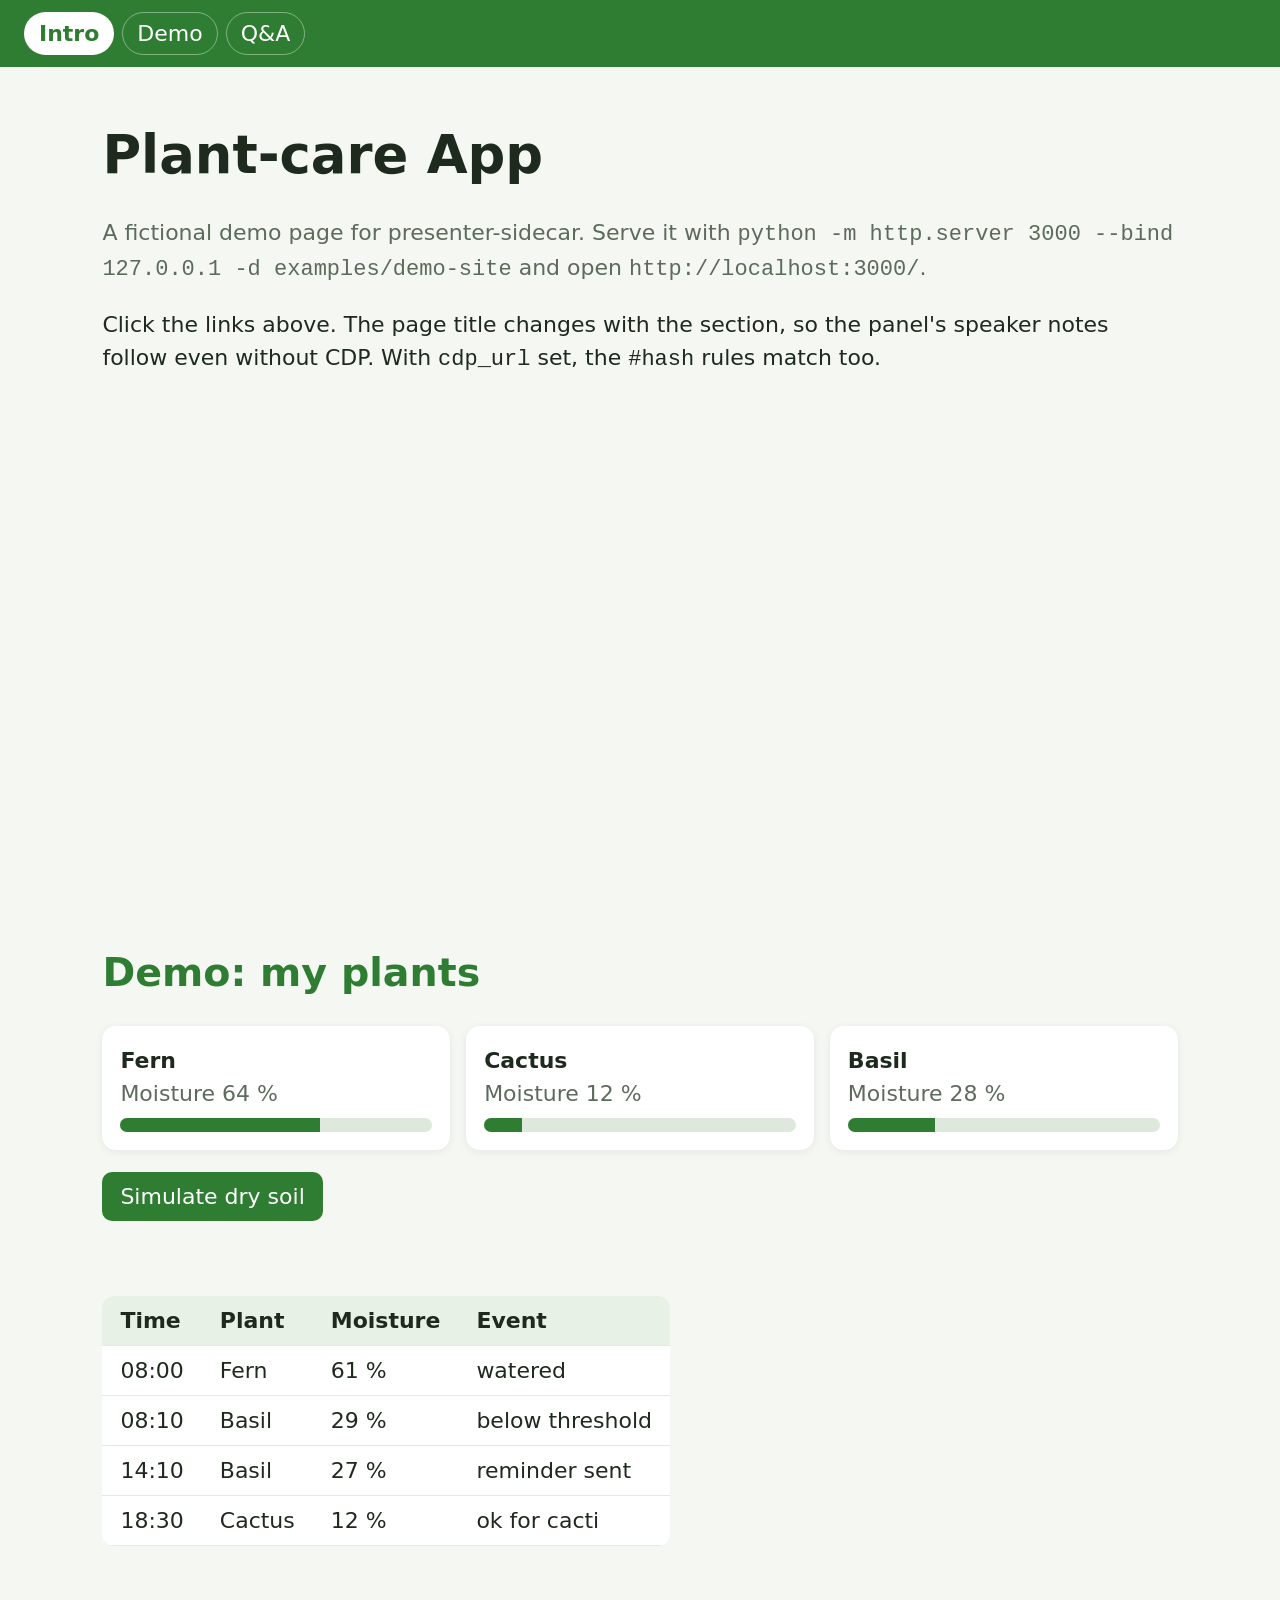
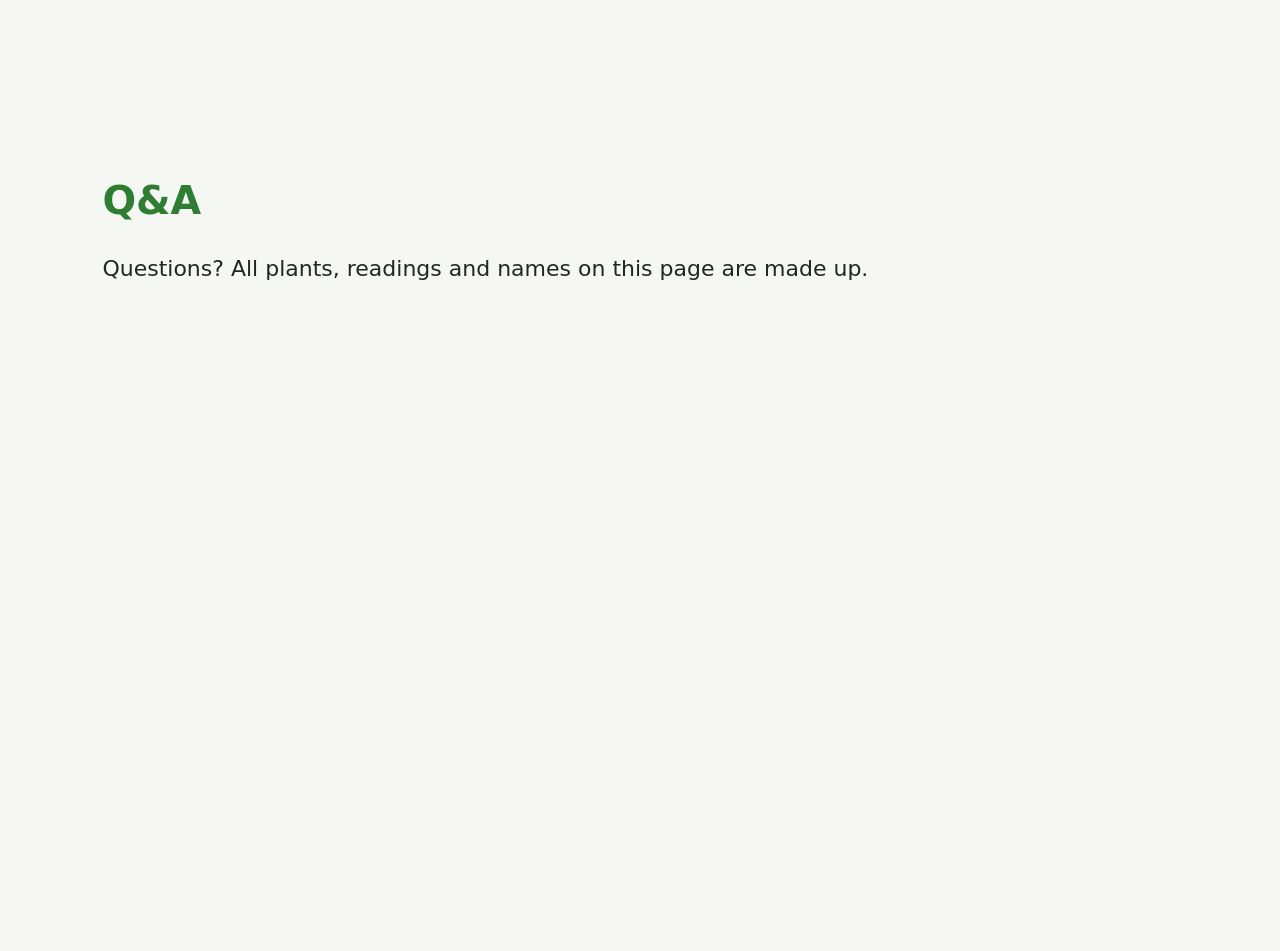
<file: examples/demo-site/index.html>
<!doctype html>
<html lang="en">
<head>
<meta charset="utf-8">
<meta name="viewport" content="width=device-width, initial-scale=1">
<title>Plant-care App</title>
<style>
  :root { --bg: #f4f7f2; --fg: #1f2a1f; --muted: #5d6b5d; --accent: #2e7d32; --card: #ffffff; }
  * { box-sizing: border-box; }
  body { margin: 0; background: var(--bg); color: var(--fg); font: 22px/1.5 "Segoe UI", system-ui, sans-serif; }
  nav { position: sticky; top: 0; display: flex; gap: 8px; padding: 12px 24px; background: var(--accent); }
  nav a { color: #fff; text-decoration: none; padding: 4px 14px; border-radius: 99px; border: 1px solid #ffffff66; }
  nav a.on { background: #fff; color: var(--accent); font-weight: 700; }
  section { min-height: 92vh; padding: 48px 8vw; scroll-margin-top: 56px; }
  h1 { font-size: 2.4em; margin: 0 0 .2em; }
  h2 { font-size: 1.8em; margin: 0 0 .4em; color: var(--accent); }
  .muted { color: var(--muted); }
  .cards { display: grid; grid-template-columns: repeat(auto-fit, minmax(220px, 1fr)); gap: 16px; margin-top: 24px; }
  .card { background: var(--card); border-radius: 14px; padding: 18px; box-shadow: 0 2px 10px #0001; }
  .meter { height: 14px; border-radius: 7px; background: #dfe8dc; overflow: hidden; margin-top: 8px; }
  .meter i { display: block; height: 100%; background: var(--accent); }
  button { font: inherit; padding: 8px 18px; border-radius: 10px; border: 0; background: var(--accent); color: #fff; cursor: pointer; }
  #toast { margin-top: 16px; min-height: 1.5em; color: #b26a00; font-weight: 600; }
  table { border-collapse: collapse; margin-top: 20px; background: var(--card); border-radius: 12px; overflow: hidden; }
  th, td { padding: 8px 18px; text-align: left; border-bottom: 1px solid #e3ebe0; }
  th { background: #e8f1e5; }
</style>
</head>
<body>
<nav>
  <a href="#intro">Intro</a>
  <a href="#demo">Demo</a>
  <a href="#qa">Q&amp;A</a>
</nav>

<section id="intro">
  <h1>Plant-care App</h1>
  <p class="muted">A fictional demo page for presenter-sidecar. Serve it with
    <code>python -m http.server 3000 --bind 127.0.0.1 -d examples/demo-site</code> and open
    <code>http://localhost:3000/</code>.</p>
  <p>Click the links above. The page title changes with the section, so the panel's speaker notes
    follow even without CDP. With <code>cdp_url</code> set, the <code>#hash</code> rules match too.</p>
</section>

<section id="demo">
  <h2>Demo: my plants</h2>
  <div class="cards">
    <div class="card"><b>Fern</b><div class="muted">Moisture 64 %</div><div class="meter"><i style="width:64%"></i></div></div>
    <div class="card"><b>Cactus</b><div class="muted">Moisture 12 %</div><div class="meter"><i style="width:12%"></i></div></div>
    <div class="card"><b>Basil</b><div class="muted">Moisture 28 %</div><div class="meter"><i style="width:28%"></i></div></div>
  </div>
  <p><button id="dry">Simulate dry soil</button></p>
  <div id="toast"></div>
  <table>
    <thead><tr><th>Time</th><th>Plant</th><th>Moisture</th><th>Event</th></tr></thead>
    <tbody>
      <tr><td>08:00</td><td>Fern</td><td>61 %</td><td>watered</td></tr>
      <tr><td>08:10</td><td>Basil</td><td>29 %</td><td>below threshold</td></tr>
      <tr><td>14:10</td><td>Basil</td><td>27 %</td><td>reminder sent</td></tr>
      <tr><td>18:30</td><td>Cactus</td><td>12 %</td><td>ok for cacti</td></tr>
    </tbody>
  </table>
</section>

<section id="qa">
  <h2>Q&amp;A</h2>
  <p>Questions? All plants, readings and names on this page are made up.</p>
</section>

<script>
  const NAMES = { intro: "Intro", demo: "Demo", qa: "Q&A" };
  function sync() {
    const id = (location.hash || "#intro").slice(1);
    document.title = "Plant-care App · " + (NAMES[id] || "Intro");
    document.querySelectorAll("nav a").forEach((a) => a.classList.toggle("on", a.getAttribute("href") === "#" + id));
  }
  addEventListener("hashchange", sync);
  sync();
  document.getElementById("dry").onclick = () => {
    document.getElementById("toast").textContent = "Reminder: Basil needs water (moisture below 30 % for 6 hours).";
  };
</script>
</body>
</html>
</file>
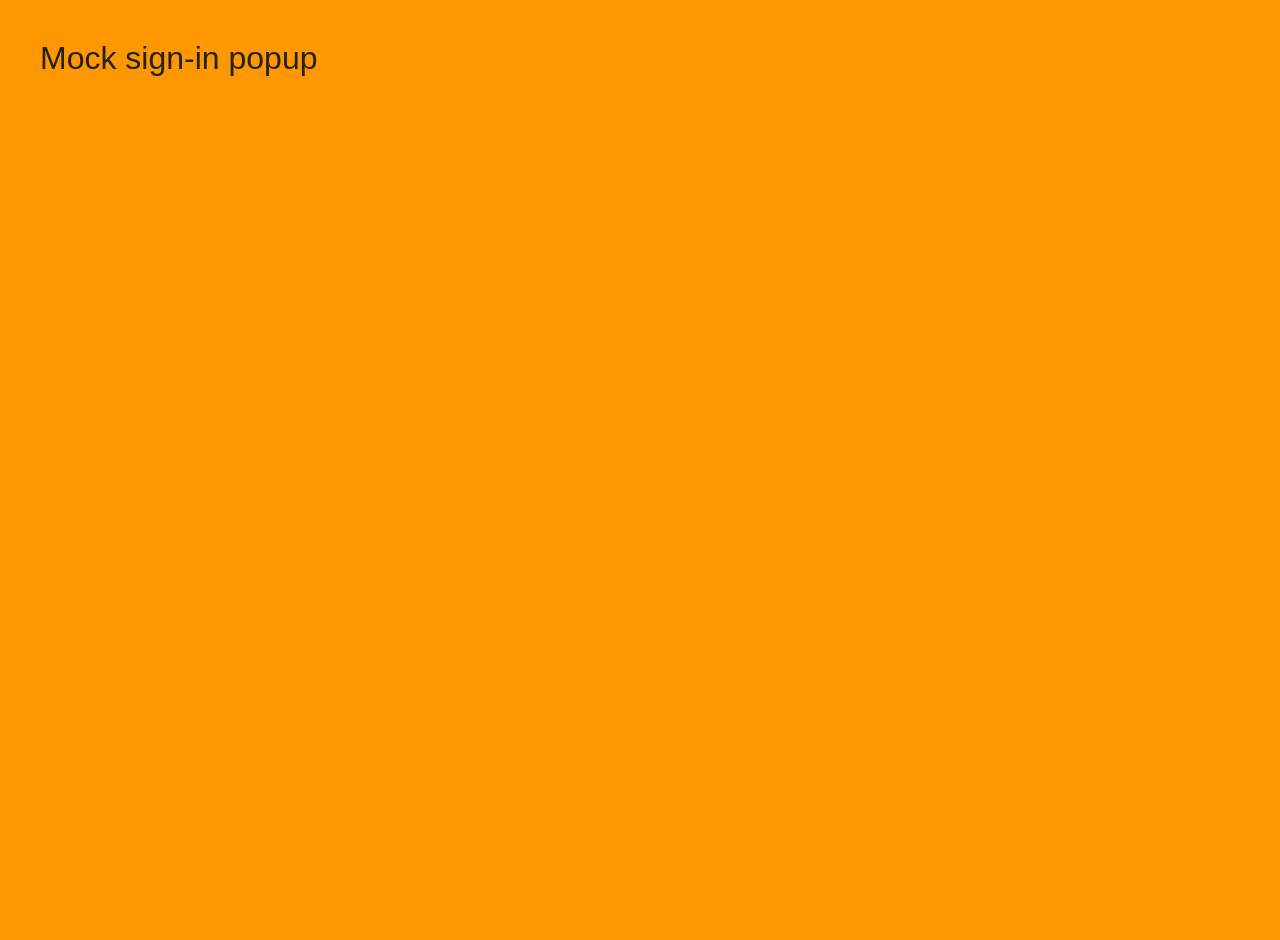
<file: web/selftest/popup.html>
<!doctype html><meta charset="utf-8"><title>Sign in (presenter popup test)</title>
<style>html,body{margin:0;height:100%;background:#ff9800;font:32px sans-serif;color:#222}p{margin:40px}</style>
<p>Mock sign-in popup</p>
</file>
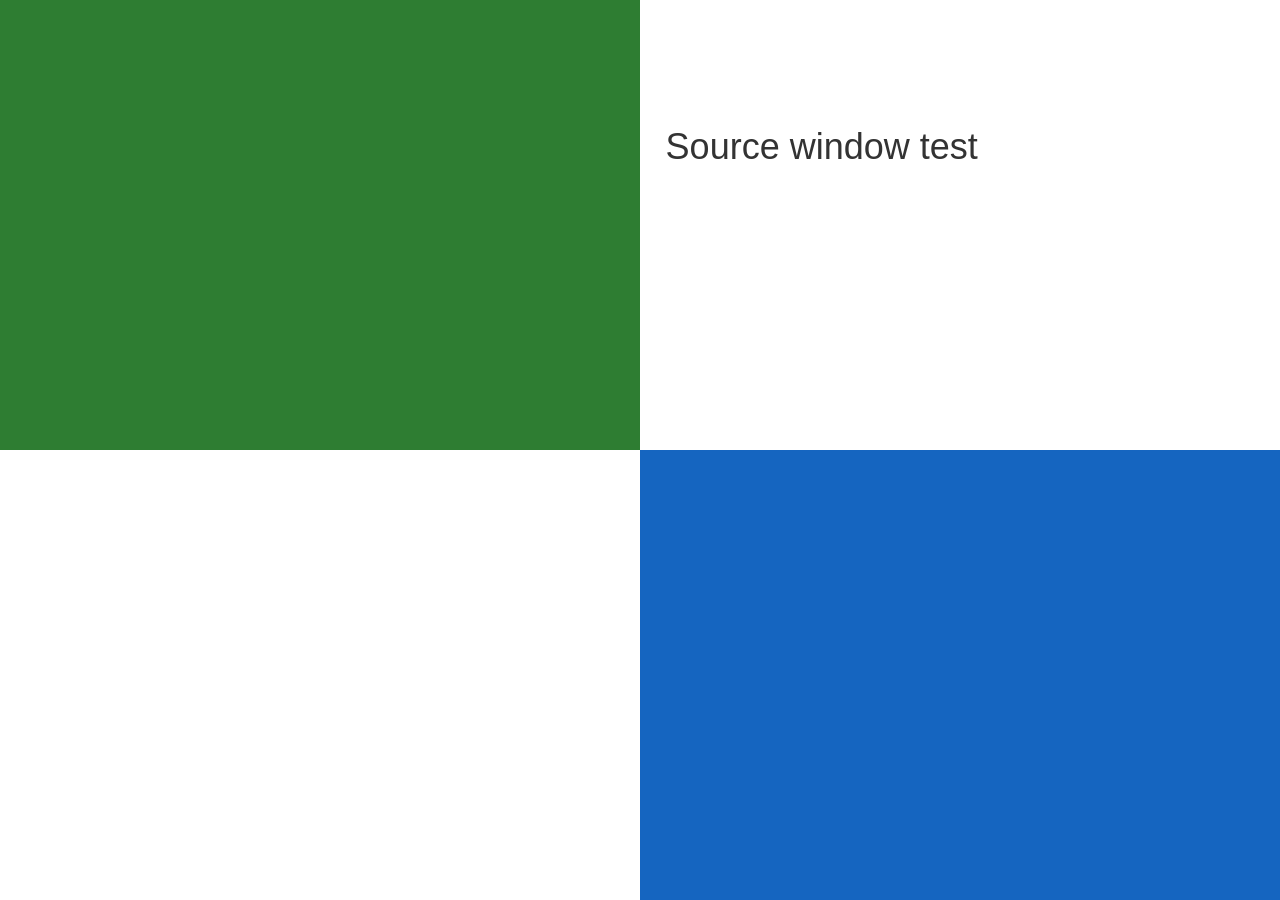
<file: web/selftest/source.html>
<!doctype html><meta charset="utf-8"><title>Presenter self-test: source</title>
<style>html,body{margin:0;height:100%;background:#fff;font:36px sans-serif}
.q{position:absolute;width:50%;height:50%}#g{left:0;top:0;background:#2e7d32}#b{right:0;bottom:0;background:#1565c0}
p{position:absolute;left:52%;top:10%;color:#333}</style>
<div class="q" id="g"></div><div class="q" id="b"></div><p>Source window test</p>
<script>
// ?popup=ms&life=ms: after a delay open a mock sign-in popup with window.open(), close it after `life` ms.
// (Chrome blocks popups that are not user-initiated unless started with --disable-popup-blocking.)
const q = new URLSearchParams(location.search);
if (q.has("popup")) setTimeout(() => {
  const w = window.open("popup.html", "signin", "popup,width=520,height=620,left=240,top=120");
  if (w && q.has("life")) setTimeout(() => w.close(), +q.get("life"));
}, +q.get("popup"));
</script>
</file>
